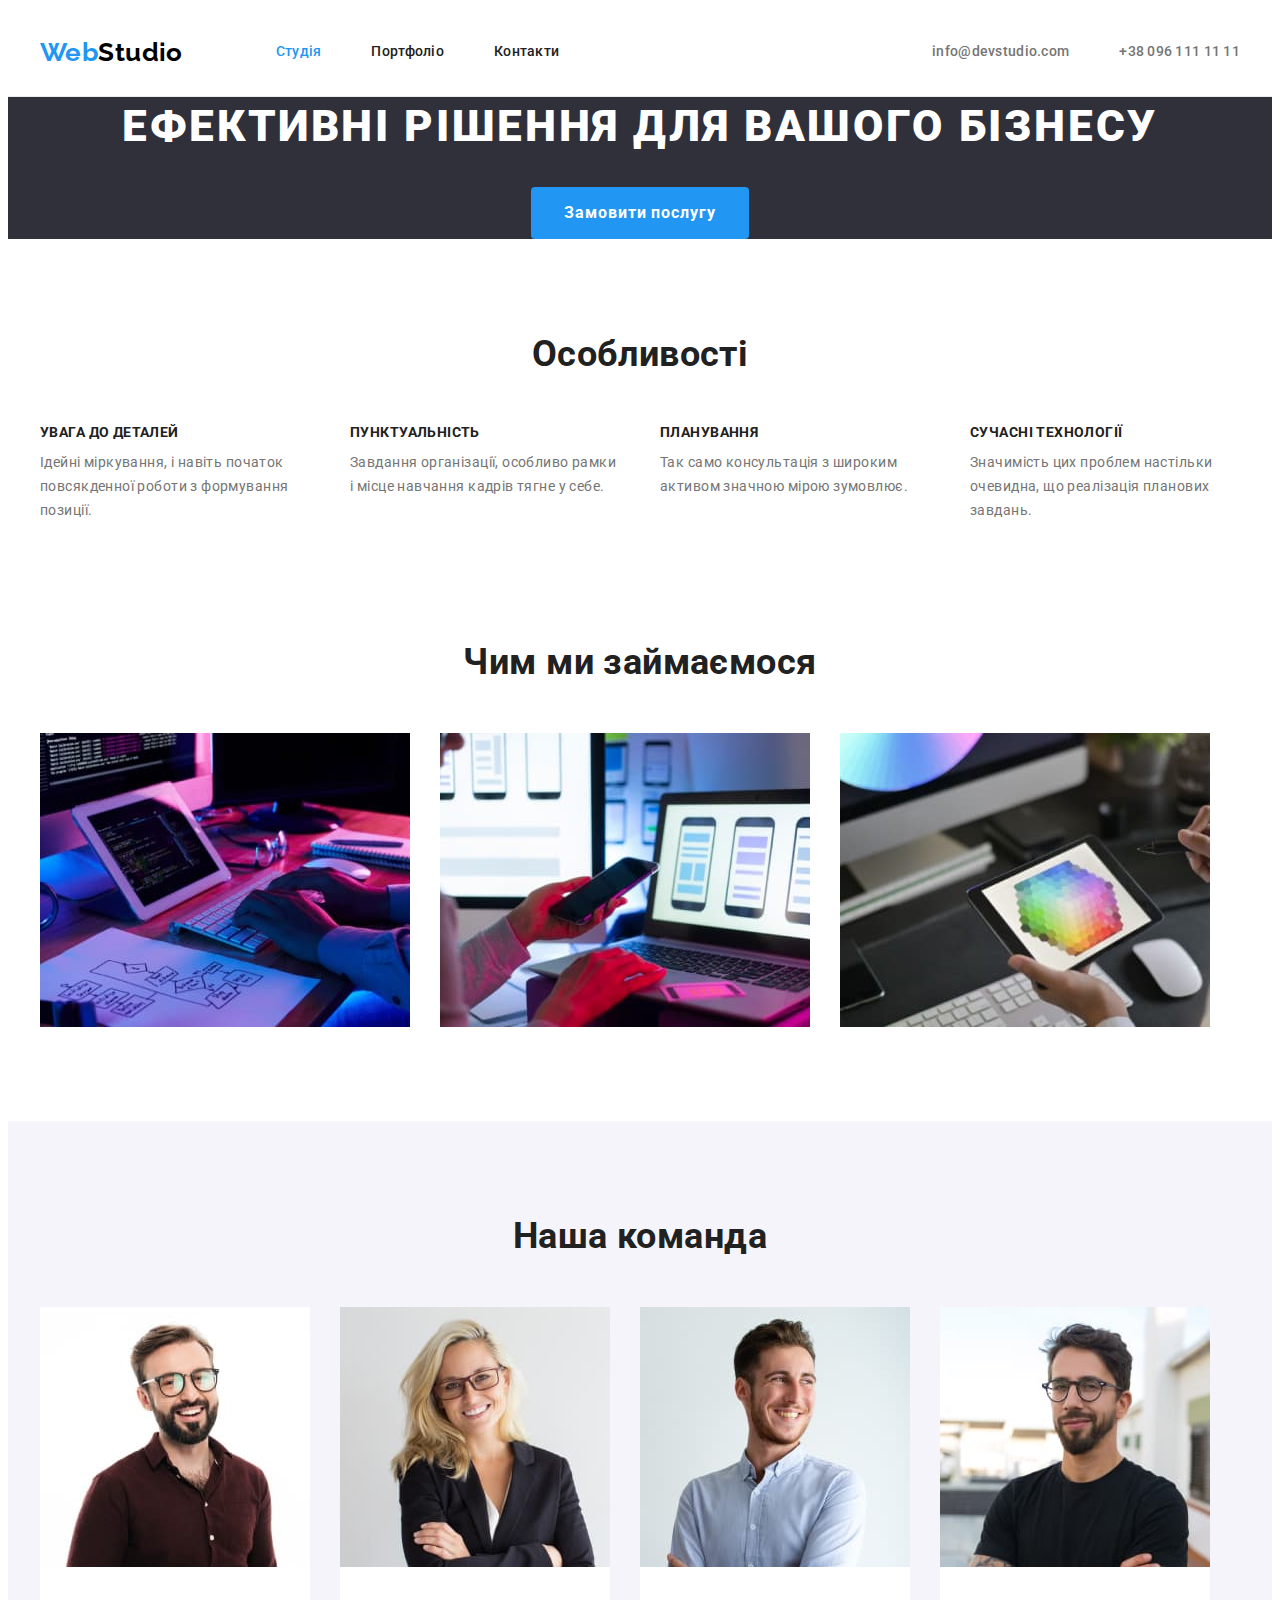
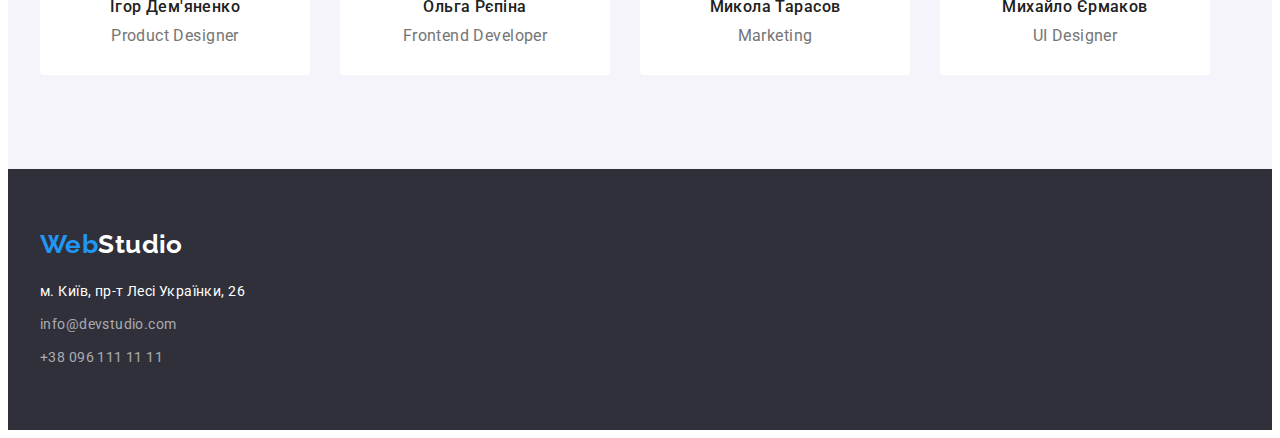
<file: index.html>
<!DOCTYPE html>
<html lang="en">
<head>
    <meta charset="UTF-8">
    <meta http-equiv="X-UA-Compatible" content="IE=edge">
    <meta name="viewport" content="width=device-width, initial-scale=1.0">
    <title>Студія</title>
    <link rel="preconnect" href="https://fonts.googleapis.com">
    <link rel="preconnect" href="https://fonts.gstatic.com" crossorigin>
    <link
        href="https://fonts.googleapis.com/css2?family=Raleway:wght@700&family=Roboto:wght@400;500;700;900&display=swap"
        rel="stylesheet">
    <link rel="stylesheet" href="https://cdnjs.cloudflare.com/ajax/libs/modern-normalize/1.1.0/modern-normalize.min.css"
        integrity="sha512-wpPYUAdjBVSE4KJnH1VR1HeZfpl1ub8YT/NKx4PuQ5NmX2tKuGu6U/JRp5y+Y8XG2tV+wKQpNHVUX03MfMFn9Q=="
        crossorigin="anonymous" referrerpolicy="no-referrer">
    <link rel="stylesheet" href="./css/styles.css">
</head>

<body>

    <!-- Header -->
    <header class="header-page">
        <div class="container centered">
            <a href="" class="header-logo common-logo"><span class="logo-span">Web</span>Studio</a>
            <!-- Site navigation -->
            <nav>
                <ul class="site-nav list">
                    <li class="item"><a href="" class="link current">Студія</a></li>
                    <li class="item"><a href="./portfolio.html" class="link">Портфоліо</a></li>
                    <li class="item"><a href="" class="link">Контакти</a></li>
                </ul>
            </nav>
    
            <ul class="header-contacts-list list">
                <li class="item">
                    <a href="mailto:info@devstudio.com" class="header-contacts contact-links">info@devstudio.com</a>
                </li>
                <li class="item">
                    <a href="tel:+380961111111" class="header-contacts contact-links">+38 096 111 11 11</a>
                </li>
            </ul>
        </div>
       
    </header>

    <!-- Main -->
    <main class="main">
        <!-- Hero section -->
        <section class="hero">
            <h1 class="hero-title">Ефективні рішення для вашого бізнесу</h1>
            <button class="basic-button hero-btn" type="button">Замовити послугу</button>
        </section>
        <!-- Особливості -->
        <div class="section">
            <section>
                <div class="container">
                    <h2 class="section-title hidden">Особливості</h2><!-- сховати через CSS -->
                    <ul class="feature-list list">
                        <li class="feature-list-item">
                            <h3 class="title">Увага до деталей</h3>
                            <p class="text">Ідейні міркування, і навіть початок повсякденної роботи з формування позиції.
                            </p>
                        </li>
                        <li class="feature-list-item">
                            <h3 class="title">Пунктуальність</h3>
                            <p class="text">Завдання організації, особливо рамки і місце навчання кадрів тягне у себе.</p>
                        </li>
                        <li class="feature-list-item">
                            <h3 class="title">Планування</h3>
                            <p class="text">Так само консультація з широким активом значною мірою зумовлює.</p>
                        </li>
                        <li class="feature-list-item">
                            <h3 class="title">Сучасні технології</h3>
                            <p class="text">Значимість цих проблем настільки очевидна, що реалізація планових завдань.</p>
                        </li>
                    </ul>
                </div>
            </section>
            <!-- Чим ми займаємося -->
            <section>
                <div class="container">
                    <h2 class="section-title">Чим ми займаємося</h2>
                    <ul class="section-list list centered">
                        <li class="section-list-item">
                            <a href="">
                                <img src="./images/architecting.jpg"
                                    alt="Стіл, на якому знаходяться: окуляри, алгоритм схема, блокнот з ручкою,декілька моніторів та планшет, за яким руки програміста набирають код на клавіатурі"
                                    width="370" class="image">
                            </a>
                        </li>
                        <li class="section-list-item">
                            <a href="">
                                <img src="./images/ui-designing.jpg"
                                    alt="Ноутбук із зображеннями варіацій дизайну мобільних додатків, за яким видно жіночі руки із мобільним"
                                    width="370" class="image">
                            </a>
                        </li>
                        <li class="section-list-item">
                            <a href="">
                                <img src="./images/designing.jpg"
                                    alt="Стіл, на якому знаходяться: мобільний, монітор, комп'ютерна мишка, клавіатура, над якою людські руки тримають планшет із зображенням кольорової гамми"
                                    width="370" class="image">
                            </a>
                        </li>
                    </ul>
                </div>
            </section>
        </div>
        <!-- Наша команда -->
        <section class="section third-bgc">
            <div class="container">
                <h2 class="section-title">Наша команда</h2>
                <ul class="section-list list centered">
                    <li class="section-list-item">
                        <div class="team-member-card">
                            <img src="./images/product-designer.jpg"
                                alt="Усміхнений брюнет з бородою, в окулярах та бордовій рубашці" width="270" class="team-member-img">
                            <h3 class="team-member">Ігор Дем'яненко</h3>
                            <p class="team-member member-role">Product Designer</p>
                        </div>
                    </li>
                    <li class="section-list-item">
                        <div class="team-member-card">
                            <img src="./images/frontend-developer.jpg" alt="Усміхнена блондинка в окулярах та піджаку"
                                width="270" class="team-member-img">
                            <h3 class="team-member">Ольга Рєпіна</h3>
                            <p class="team-member member-role">Frontend Developer</p>
                        </div>
                    </li>
                    <li class="section-list-item">
                        <div class="team-member-card">
                            <img src="./images/marketing.jpg" alt="Усміхнений шатен в світлій рубашці" width="270" class="team-member-img">
                            <h3 class="team-member">Микола Тарасов</h3>
                            <p class="team-member member-role">Marketing</p>
                        </div>
                    </li>
                    <li class="section-list-item">
                        <div class="team-member-card">
                            <img src="./images/ui-designer.jpg"
                                alt="Ледь усміхнений брюнет з бородою, в чорних окулярах та чорній футболці " width="270" class="team-member-img">
                            <h3 class="team-member">Михайло Єрмаков</h3>
                            <p class="team-member member-role">UI Designer</p>
                        </div>
                    </li>
                </ul>
            </div>
        </section>
    </main>

    <!-- Footer -->
    <footer class="footer-page">
        <div class="container">
            <a href="" class="footer-logo common-logo"><span class="logo-span">Web</span>Studio</a>
            <address>
                <ul class="address-list list">
                    <li class="address-list-item">
                        <a href="https://www.google.com.ua/maps/place/%D0%B1%D1%83%D0%BB%D1%8C%D0%B2%D0%B0%D1%80+%D0%9B%D0%B5%D1%81%D1%96+%D0%A3%D0%BA%D1%80%D0%B0%D1%97%D0%BD%D0%BA%D0%B8,+26,+%D0%9A%D0%B8%D1%97%D0%B2,+02000/@50.4265807,30.5383858,17z/data=!3m1!4b1!4m5!3m4!1s0x40d4cf0e033ecbe9:0x57a4dffefec77da0!8m2!3d50.4265807!4d30.5383858?hl=ua"
                    class="footer-contacts location">м.
                    Київ, пр-т Лесі Українки, 26</a>
                    </li>
                    <li class="address-list-item">
                        <a href="mailto:info@devstudio.com" class="footer-contacts contact-links">info@devstudio.com</a>
                    </li>
                    <li class="address-list-item">
                        <a href="tel:+380961111111" class="footer-contacts contact-links">+38 096 111 11 11</a>
                    </li>
                </ul>
            </address>
        </div>
    </footer>
</body>

</html>
</file>
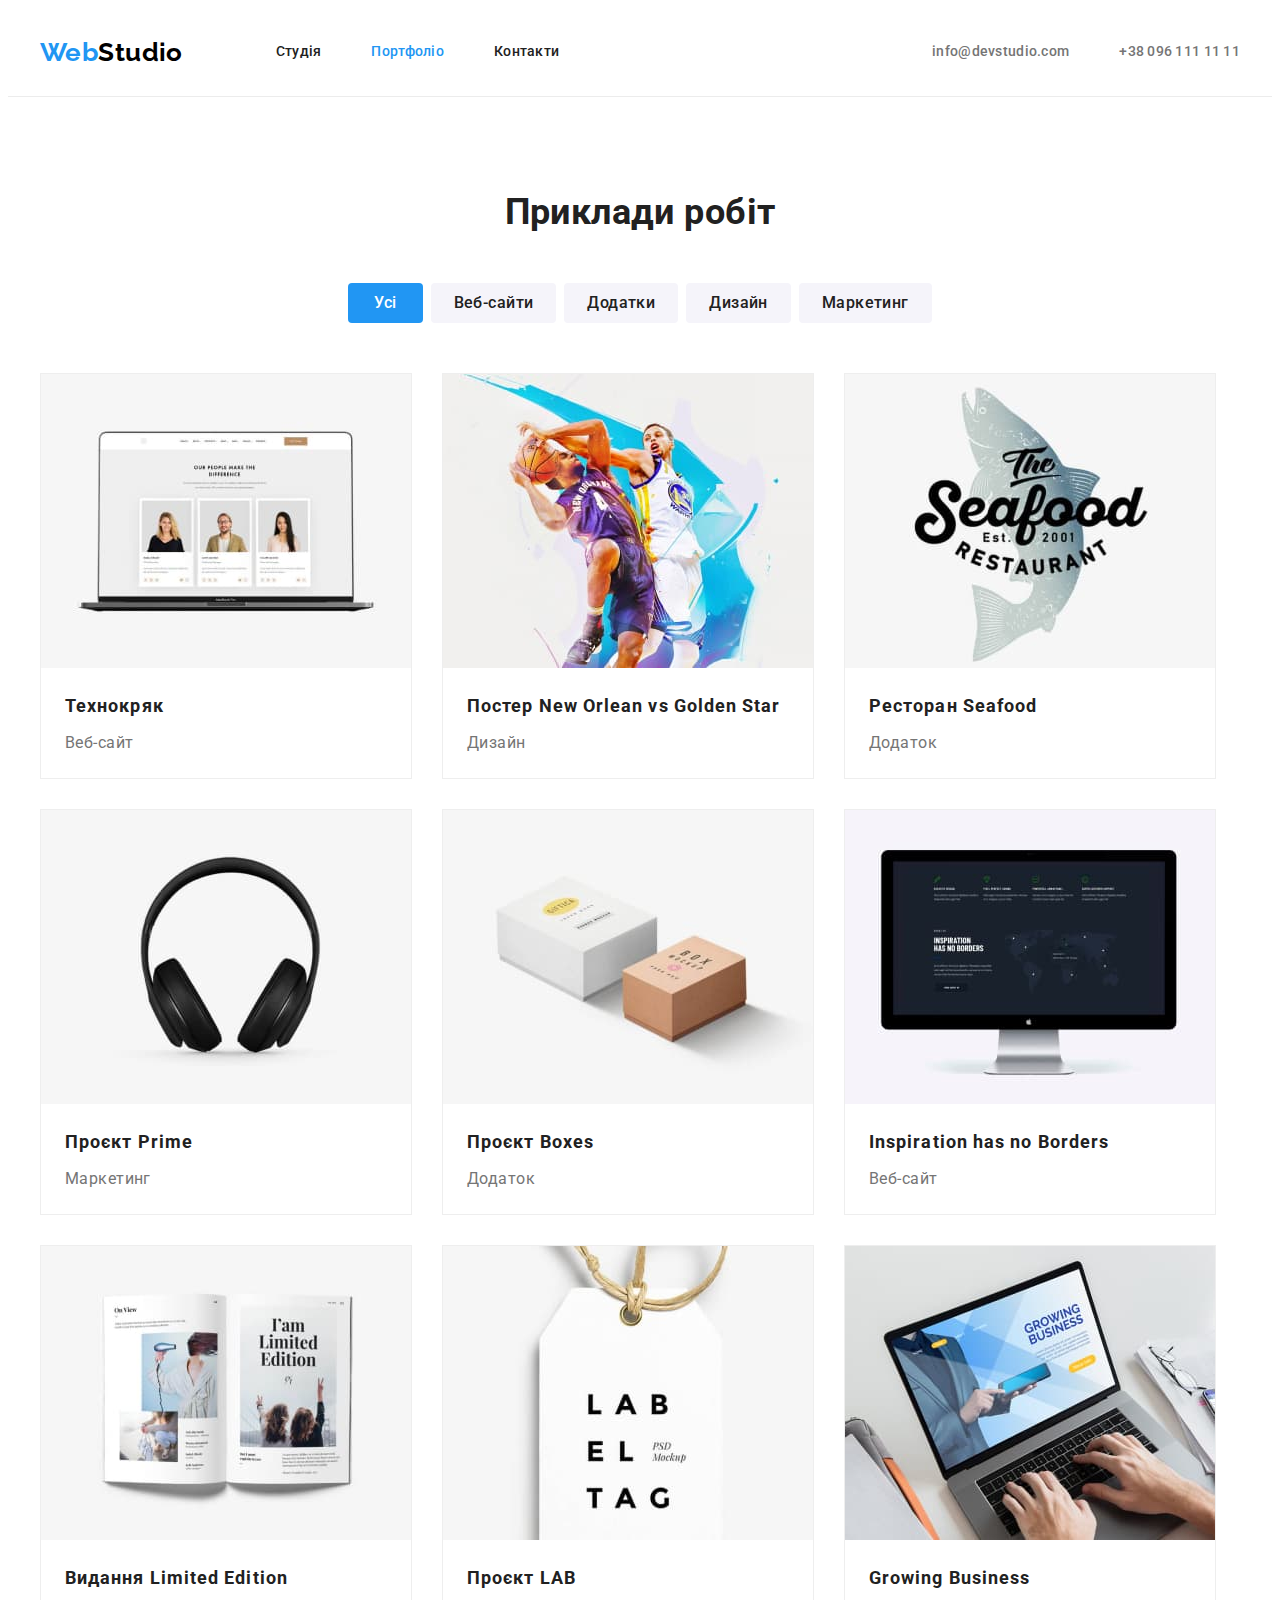
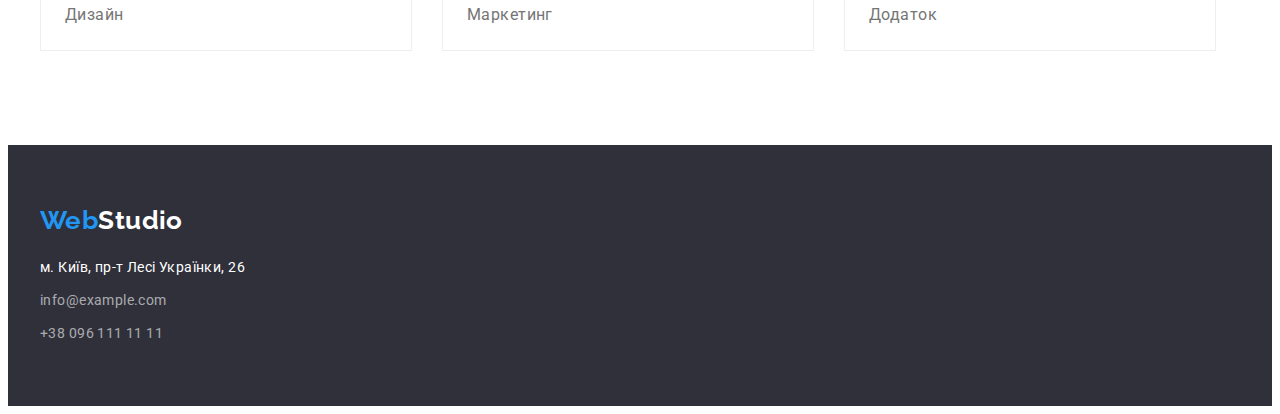
<file: portfolio.html>
<!DOCTYPE html>
<html lang="en">
<head>
    <meta charset="UTF-8">
    <meta http-equiv="X-UA-Compatible" content="IE=edge">
    <meta name="viewport" content="width=device-width, initial-scale=1.0">
    <title>Портфоліо</title>
    <link rel="preconnect" href="https://fonts.googleapis.com">
    <link rel="preconnect" href="https://fonts.gstatic.com" crossorigin>
    <link
        href="https://fonts.googleapis.com/css2?family=Raleway:wght@700&family=Roboto:wght@400;500;700;900&display=swap"
        rel="stylesheet">
    <link rel="stylesheet"
        href="https://cdnjs.cloudflare.com/ajax/libs/modern-normalize/1.1.0/modern-normalize.min.css"
        integrity="sha512-wpPYUAdjBVSE4KJnH1VR1HeZfpl1ub8YT/NKx4PuQ5NmX2tKuGu6U/JRp5y+Y8XG2tV+wKQpNHVUX03MfMFn9Q=="
        crossorigin="anonymous" referrerpolicy="no-referrer">
    <link rel="stylesheet" href="./css/styles.css">
</head>

<body>

    <!-- Header -->
    <header class="header-page">
        <div class="container centered">
            <a href="" class="header-logo common-logo"><span class="logo-span">Web</span>Studio</a>
            <!-- Site navigation -->
            <nav>
                <ul class="site-nav list">
                    <li class="item"><a href="./index.html" class="link">Студія</a></li>
                    <li class="item"><a href="" class="link current">Портфоліо</a></li>
                    <li class="item"><a href="" class="link">Контакти</a></li>
                </ul>
            </nav>
    
            <ul class="header-contacts-list list">
                <li class="item">
                    <a href="mailto:info@devstudio.com" class="header-contacts contact-links">info@devstudio.com</a>
                </li>
                <li class="item">
                    <a href="tel:+380961111111" class="header-contacts contact-links">+38 096 111 11 11</a>
                </li>
            </ul>
        </div>
    </header>

    <!-- Main -->
    <main>
        <!-- Work Examples Section -->
        <section class="section work-examples">
            <div class="container ">
                <h1 class="section-title hidden">Приклади робіт</h1>
                <!-- Filter Buttons -->
                <ul class="filter-btn-list list centered">
                    <li class="filter-btn-item"><button type="button" class="basic-button filter-btn current">Усі</button></li>
                    <li class="filter-btn-item"><button type="button" class="basic-button filter-btn">Веб-сайти</button></li>
                    <li class="filter-btn-item"><button type="button" class="basic-button filter-btn">Додатки</button></li>
                    <li class="filter-btn-item"><button type="button" class="basic-button filter-btn">Дизайн</button></li>
                    <li class="filter-btn-item"><button type="button" class="basic-button filter-btn">Маркетинг</button></li>
                </ul>
                <!-- Work Examples List -->
                <ul class="work-examples-list list">
                    <li class="item">
                        <a href="" class="work-examples-link">
                            <div class="work-examples-card">
                                <img src="./images/web-site.jpg" alt="Сірий MacBook Pro із відкритою інтернет сторінкою"
                                    width="370" class="work-examples-img">
                                <h2 class="work-examples-title content">Технокряк</h2>
                                <p class="work-examples-text content">Веб-сайт</p>
                            </div>
                        </a>
                    </li>
                    <li class="item">
                        <a href="" class="work-examples-link">
                            <div class="work-examples-card">
                                <img src="./images/basketball-design.jpg"
                                    alt="Двв баскетболісти у повітряній боротьбі за м'яч на розмальованому фоні"
                                    width="370" class="work-examples-img">
                                <h2 class="work-examples-title content">Постер New Orlean vs Golden Star</h2>
                                <p class="work-examples-text content">Дизайн</p>
                            </div>
                        </a>
                    </li>
                    <li class="item">
                        <a href="" class="work-examples-link">
                            <div class="work-examples-card">
                                <img src="./images/seafood-app.jpg"
                                    alt="Логотип закладу - сірий лосось із назвою ресторану поверх нього, яка нанесена чорним шрифтом"
                                    width="370" class="work-examples-img">
                                <h2 class="work-examples-title content">Ресторан Seafood</h2>
                                <p class="work-examples-text content">Додаток</p>
                            </div>
                        </a>
                    </li>
                    <li class="item">
                        <a href="" class="work-examples-link">
                            <div class="work-examples-card">
                                <img src="./images/prime-marketing.jpg"
                                    alt="Чорні накладні, повнорозмірні, бездротові навушники на білому фоні" width="370" class="work-examples-img">
                                <h2 class="work-examples-title content">Проєкт Prime</h2>
                                <p class="work-examples-text content">Маркетинг</p>
                            </div>
                        </a>
                    </li>
                    <li class="item">
                        <a href="" class="work-examples-link">
                            <div class="work-examples-card">
                                <img src="./images/boxes-app.jpg"
                                    alt="Світло-сіра коробка та трішки менша картонна коробка на білому фоні" width="370" class="work-examples-img">
                                <h2 class="work-examples-title content">Проєкт Boxes</h2>
                                <p class="work-examples-text content">Додаток</p>
                            </div>
                        </a>
                    </li>
                    <li class="item">
                        <a href="" class="work-examples-link">
                            <div class="work-examples-card">
                                <img src="./images/inspiration-site.jpg" alt="iMac із відкритою інтернет сторінкою" width="370" class="work-examples-img">
                                <!-- Чи можна використовувати назви TM? Чи буде блок за рекламу і краще змінити? -->
                                <h2 class="work-examples-title content">Inspiration has no Borders</h2>
                                <p class="work-examples-text content">Веб-сайт</p>
                            </div>
                        </a>
                    </li>
                    <li class="item">
                        <a href="" class="work-examples-link">
                            <div class="work-examples-card">
                                <img src="./images/limitet-design.jpg"
                                    alt="Розгорнутий журнал із статтями про моду та життя" width="370" class="work-examples-img">
                                <h2 class="work-examples-title content">Видання Limited Edition</h2>
                                <p class="work-examples-text content">Дизайн</p>
                            </div>
                        </a>
                    </li>
                    <li class="item">
                        <a href="" class="work-examples-link">
                            <div class="work-examples-card">
                                <img src="./images/lab-marketing.jpg"
                                    alt="Білий ярлик на шнурку із чорною назвою на світло-білому фоні" width="370" class="work-examples-img">
                                <h2 class="work-examples-title content">Проєкт LAB</h2>
                                <p class="work-examples-text content">Маркетинг</p>
                            </div>
                        </a>
                    </li>
                    <li class="item">
                        <a href="" class="work-examples-link">
                            <div class="work-examples-card">
                                <img src="./images/business-app.jpg"
                                    alt="Сірий MacBook із відкритою програмою, чоловічі кисті на клавіатурі цього ноутбуку, з обох боків стіс паперів із окулярами на ньому та папери на сумці"
                                    width="370" class="work-examples-img">
                                <!-- Чи можна використовувати назви TM? Чи буде блок за рекламу і краще змінити? -->
                                <h2 class="work-examples-title content">Growing Business</h2>
                                <p class="work-examples-text content">Додаток</p>
                            </div>
                        </a>
                    </li>
                </ul>
            </div>
        </section>
    </main>

    <!-- Footer -->
    <footer class="footer-page">
        <div class="container">            
            <a href="" class="footer-logo common-logo"><span class="logo-span">Web</span>Studio</a>
            <address class="footer-address">
                <ul class="address-list list">
                    <li class="address-list-item">
                        <a href="https://www.google.com.ua/maps/place/%D0%B1%D1%83%D0%BB%D1%8C%D0%B2%D0%B0%D1%80+%D0%9B%D0%B5%D1%81%D1%96+%D0%A3%D0%BA%D1%80%D0%B0%D1%97%D0%BD%D0%BA%D0%B8,+26,+%D0%9A%D0%B8%D1%97%D0%B2,+02000/@50.4265807,30.5383858,17z/data=!3m1!4b1!4m5!3m4!1s0x40d4cf0e033ecbe9:0x57a4dffefec77da0!8m2!3d50.4265807!4d30.5383858?hl=ua"
                        class="footer-contacts location">м.
                        Київ, пр-т Лесі Українки, 26</a>
                    </li>
                    <li class="address-list-item">
                        <a href="mailto:info@example.com" class="footer-contacts contact-links">info@example.com</a>
                    </li>
                    <li class="address-list-item">
                        <a href="tel:+380961111111" class="footer-contacts contact-links">+38 096 111 11 11</a>
                    </li>
                </ul>
            </address>
        </div>
    </footer>
</body>
</html>
</file>
<file: css/styles.css>
:root {
    --primary-text-color: #757575;
    --title-text-color: #212121;
    --accent-color: #2196F3;
    --primary-bg-color: #ffffff;
    --hero-bg-color: #2F303A; 
    --third-bg-color: #F5F4FA;
    --header-logo-black-color: #000000; 
    --footer-contacts-color: rgba(255, 255, 255, 0.6);
}

body {
    color: var(--primary-text-color);
    background-color: var(--primary-bg-color);

    font-family: Roboto, sans-serif;
    font-size: 14px;
    line-height: 1.71;
    letter-spacing: 0.03em;
}

/* Container */
.container {
    width: 1200px;
    padding-left: 15px;
    padding-right: 15px;
    margin-left: auto;
    margin-right: auto;
}

.centered {
    display: flex;
    align-items: center;
}

/* Reset Margin */
h1,
h2,
h3,
h4,
h5,
h6,
p,
ul {
    margin-top: 0;
    margin-bottom: 0;
}

/* main bgc: #FFFFFF; */
/* section-Наша-команда background: #F5F4FA; */
/* Hero background: #2F303A; */
/* Team background: #F5F4FA; */  

.header-page {
    border-bottom: 1px solid #ECECEC;
}


/* Logo common styles in header & footer */
.common-logo {
    margin-right: 93px;
    
    text-decoration: none;

    font-family: Raleway, sans-serif;
    font-weight: 700;
    font-size: 26px;
    line-height: 1.19;
}

.logo-span {
    color: var(--accent-color); 
}

/* Content >Studio< in header logo */
.header-logo {
    padding-top: 25px;
    padding-bottom: 25px;

    color: var(--header-logo-black-color);
}

/* Reset for ul */
.list {
    padding: 0;
    margin: 0;

    list-style: none;
}

/* Site nav */
.site-nav {
    display: flex;
}

/* Site Nav Item */
.site-nav .item:not(:last-child) {
    margin-right: 50px;
}

.site-nav .link {
    display: block;
    padding-top: 32px;
    padding-bottom: 32px;

    color: var(--title-text-color);
    text-decoration: none;

    font-weight: 500;
    line-height: 1.14;
    letter-spacing: 0.02em;
}

.site-nav .link.current {
    color: var(--accent-color);
}

.site-nav .link:hover,
.site-nav .link:focus {
    color: var(--accent-color);
}

/* Header Contacts List */
.header-contacts-list {
    display: flex;
    padding-top: 32px;
    padding-bottom: 32px;
    margin-left: auto;
}

/* Header Contacts Item Margin-Left */
.header-contacts-list .item + .item {
    margin-left: 50px;
}

/* Phone & email links common style */
.contact-links {
    color: var(--primary-text-color);
    text-decoration: none;
}

/* Header Contacts Font Styles */
.header-contacts {
    padding-top: 32px;
    padding-bottom: 32px;

    font-weight: 500;
    line-height: 1.14;
    letter-spacing: 0.02em;
}

/* Header email & phone links*/
.header-contacts:hover,
.header-contacts:focus {
    color: var(--accent-color);
}

/* Hero Section */
.hero {
    color: var(--primary-bg-color);
    background-color: var(--hero-bg-color);

    text-align: center;
}

/* Hero Title */
.hero-title {
    margin-bottom: 30px;

    font-weight: 900;
    font-size: 44px;
    line-height: 1.36;
    letter-spacing: 0.06em;

    text-transform: uppercase;
}

/* Basic Styles For Buttons */
.basic-button {
    min-width: 73px;
    border: 1px solid transparent;
    border-radius: 4px;
    font-family: inherit;
    font-size: 16px;
    text-align: center;

    cursor: pointer;
}

/* Hero Button */
.hero-btn {
    padding: 10px 32px;
    --btn-color: #ffffff; 
    color: var(--btn-color);/* New local CSS-custom-prop with correct name, not Global var(--primary-bg-color)*/
    background-color: var(--accent-color);
    
    font-weight: 700;
    line-height: 1.88;
    letter-spacing: 0.06em;
} 

.hero-btn:hover,
.hero-btn:focus {
    --hero-btn-bgc: #188CE8;
    background-color: var(--hero-btn-bgc);
    /* New local CSS-custom-prop for just one used color */
}

/* Div Section Combine */
.section {
    padding-top: 94px;
    padding-bottom: 94px;
}

/* Section List */
.section-list-item:not(:last-child) {
    margin-right: 30px;
}


/* Section Title */
.section-title {
    margin-bottom: 50px;
    
    color: var(--title-text-color);

    font-weight: 700;
    font-size: 36px;
    line-height: 1.17;
    text-align: center;
}

/* Section List Image */
.section-list .image {
    display: block;
    width: 100%;
    height: auto;
}

/* Feature List */
.feature-list {
    display: flex;
    justify-content: space-between;
}

/* Feature List Items */
.feature-list-item {
    width: 270px;
}

/* Feature List Title */
.feature-list .title {
    margin-bottom: 10px;

    color: var(--title-text-color);

    font-weight: 700;
    font-size: 14px;
    line-height: 1.14;
    text-transform: uppercase;
}

/* Feature List Paragraph */
.feature-list .text {
    margin-bottom: 118px;
}

/* Our Team */
.third-bgc {
    background-color: var(--third-bg-color);
}

.team-member-card {
    /* width: 270px;
    height: 368px; */
    background-color: var(--primary-bg-color);

    border-radius: 0px 0px 4px 4px;
}

/* Team Member Image */
.team-member-img {
    display: block;
    width: 100%;
    height: auto;
    margin-bottom: 30px;
}

/* Team Member - common styles for name and role*/
.team-member {
    margin-bottom: 10px;

    color: var(--title-text-color);

    font-weight: 500;
    font-size: 16px;
    line-height: 1.19;
    text-align: center;
}

/* Team Member Role Content */
.member-role {
    padding-bottom: 30px;
    margin-bottom: 0;

    color: var(--primary-text-color);

    font-weight: 400;
}

/* Footer */
.footer-page {
    padding-top: 60px;
    padding-bottom: 60px;

    background: var(--hero-bg-color);
}

/* Content >Studio< in footer logo */
.footer-logo {
    display: inline-block;
    margin-bottom: 20px;

    color: var(--primary-bg-color);
}

/* Address List Ttem Margin-Bottom */
.address-list-item:not(:last-child) {
    margin-bottom: 9px;
}

/* Footer Contacts Font Style */
.footer-contacts {
    font-style: normal; 
    color: var(--footer-contacts-color); 
}

.footer-contacts:hover,
.footer-contacts:focus {
    color: var(--accent-color);
}

/* Location link */
.location {
    --location-text-color: #ffffff;
    color: var(--location-text-color);
    /* New local CSS-custom-prop */
    text-decoration: none;
}

.location:hover,
.location:focus {
    color: var(--accent-color);
}









/* -------------  PORTFOLIO CSS  -------------- */

/* Main Section */
.work-examples {
    background-color: var(--primary-bg-color);
}

/* Filter Buttons List */
.filter-btn-list {
    justify-content: center;
}

/* Filter Buttons */
.filter-btn {
    padding: 6px 22px;
    margin-bottom: 50px;

    color: var(--title-text-color);
    background-color: var(--third-bg-color);

    font-weight: 500;
    line-height: 1.63;
    letter-spacing: inherit;  
}

/* Filter Buttons Margin-Right */
.filter-btn-item:not(:last-child) {
    margin-right: 8px;
}

/* Filter Button Current */
.filter-btn-list .filter-btn.current {
    padding: 6px 25px;

    --filter-btn-color: #FFFFFF;
    color: var(--filter-btn-color);
    /* New local CSS-custom-prop */
    background-color: var(--accent-color);
}

.filter-btn:hover,
.filter-btn:focus {
    color: var(--primary-bg-color);
    background-color: var(--accent-color);
    cursor: pointer;
}

/* Work Examples */
.work-examples-list {
    display: flex;
    flex-wrap: wrap;
}

/* Work Examples Item */
.work-examples-list > .item {
    width: 370px;
    margin-right: 30px;
    margin-bottom: 30px;
    border: 1px solid #EEEEEE;
}

/* Reset Margin-Right For Every Thirth Work Examples Item */
.work-examples-list .item:nth-child(3n) {
    margin-right: 0;
}

/* Reset Margin-Bottom For Last Three Work Examples Item */
.work-examples-list .item:nth-last-child(-n + 3) {
    margin-bottom: 0;
}

/* Work Examples Link */
.work-examples-link {
    text-decoration: none;
}

/* Work Examples Card */
.work-examples-card {
    background-color: var(--primary-bg-color);
}

/* Work Examples Image */
.work-examples-img {
    display: block;
    width: 100%;
    height: auto;
    margin-bottom: 20px;
}

/* Work Examples Title */
.work-examples-title {
    margin-bottom: 4px;

    color: var(--title-text-color);

    font-weight: 700;
    font-size: 18px;
    line-height: 2;
    letter-spacing: 0.06em;
}

/* Work Examples Text  */
.work-examples-text {
    margin-bottom: 20px;

    color: var(--primary-text-color);

    font-size: 16px;
    line-height: 1.88;
}

/* Content Work Examples Title & Work Examples Text */
.work-examples-list .content {
    padding-left: 24px;
    padding-right: 24px;
}
</file>
